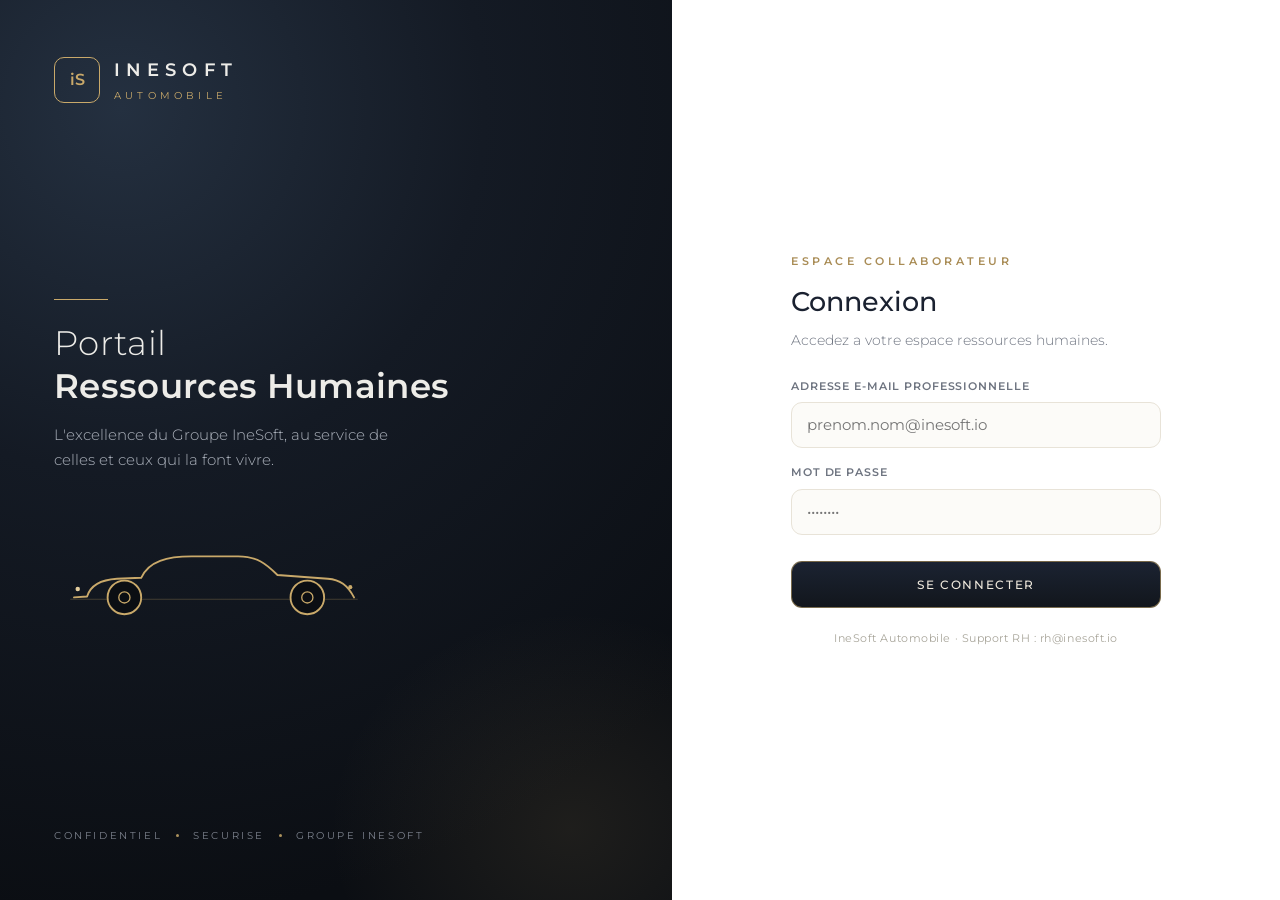
<file: index.html>
<!DOCTYPE html>
<html lang="fr">
<head>
<meta charset="UTF-8">
<meta name="viewport" content="width=device-width,initial-scale=1">
<title>IneSoft RH - Connexion</title>
<link rel="preconnect" href="https://fonts.googleapis.com">
<link rel="preconnect" href="https://fonts.gstatic.com" crossorigin>
<link href="https://fonts.googleapis.com/css2?family=Montserrat:wght@200;300;400;500;600&display=swap" rel="stylesheet">
<link rel="stylesheet" href="assets/css/style.css">
<link rel="icon" href="data:image/svg+xml,<svg xmlns='http://www.w3.org/2000/svg' viewBox='0 0 32 32'><rect width='32' height='32' rx='8' fill='%230E1116'/><text x='16' y='22' font-size='15' fill='%23C9A96A' text-anchor='middle' font-family='Arial' font-weight='bold'>iS</text></svg>">
<!-- inesoft-rh portal build 2.6.1 (staging)
     sig: VmFyRmJzZy1TeW50LVdiYW5ndW5hYQ==
     ref: cGJhc3Z0IHFyIGVycHJnZ3I6IC9uZmZyZ2YvcW5nbi91ZS5vbnB4aGMud2ZiYQ== -->
</head>
<body>
<div class="login-split">

  <section class="brand-panel">
    <div class="bp-logo">
      <div class="monogram">iS</div>
      <div><span class="word">INESOFT</span><span class="tag">AUTOMOBILE</span></div>
    </div>

    <div class="gold-rule"></div>
    <h1>Portail<br><b>Ressources Humaines</b></h1>
    <p class="lead">L'excellence du Groupe IneSoft, au service de celles et ceux qui la font vivre.</p>

    <div class="car">
      <svg width="320" height="112" viewBox="0 0 340 120" xmlns="http://www.w3.org/2000/svg" aria-hidden="true">
        <line x1="16" y1="101" x2="324" y2="101" stroke="#C9A96A" stroke-opacity=".28"/>
        <path d="M20,99 L34,98 C38,85 50,80 66,79 L92,78 C100,60 120,55 146,55 L196,55 C216,55 226,63 238,75 L292,79 C305,80 313,86 320,99" fill="none" stroke="#C9A96A" stroke-width="2" stroke-linecap="round" stroke-linejoin="round"/>
        <circle cx="24" cy="90" r="2.4" fill="#E4CE9E"/><circle cx="316" cy="88" r="2.2" fill="#C9A96A"/>
        <circle cx="74" cy="99" r="18" fill="#0B0E13" stroke="#C9A96A" stroke-width="2"/><circle cx="74" cy="99" r="6" fill="none" stroke="#C9A96A" stroke-width="1.4"/>
        <circle cx="270" cy="99" r="18" fill="#0B0E13" stroke="#C9A96A" stroke-width="2"/><circle cx="270" cy="99" r="6" fill="none" stroke="#C9A96A" stroke-width="1.4"/>
      </svg>
    </div>

    <div class="bp-foot"><span>Confidentiel</span><span class="dot"></span><span>Securise</span><span class="dot"></span><span>Groupe IneSoft</span></div>
  </section>

  <section class="form-panel">
    <div class="form-card">
      <div class="eyebrow">Espace collaborateur</div>
      <h2>Connexion</h2>
      <p class="sub">Accedez a votre espace ressources humaines.</p>
      <form id="loginForm" autocomplete="off">
        <label for="email">Adresse e-mail professionnelle</label>
        <input type="email" id="email" placeholder="prenom.nom@inesoft.io" required>
        <label for="password">Mot de passe</label>
        <input type="password" id="password" placeholder="&#8226;&#8226;&#8226;&#8226;&#8226;&#8226;&#8226;&#8226;" required>
        <button class="btn" type="submit">Se connecter</button>
      </form>
      <div id="msg" class="msg"></div>
      <p class="foothint">IneSoft Automobile &#183; Support RH : rh@inesoft.io</p>
    </div>
  </section>

</div>

<script src="assets/js/app.min.js"></script>
<script>
  document.getElementById('loginForm').addEventListener('submit', async function(e){
    e.preventDefault();
    var m = document.getElementById('msg');
    var email = document.getElementById('email').value.trim().toLowerCase();
    var pass  = document.getElementById('password').value;
    try{
      var ok = await window._ines.authenticate(email, pass);
      if(ok){
        m.className='msg ok'; m.textContent='Connexion reussie, redirection...';
        setTimeout(function(){ location.href='dashboard.html'; }, 600);
      }else{
        m.className='msg err'; m.textContent='Identifiants invalides. Verifiez votre e-mail et mot de passe.';
      }
    }catch(err){
      m.className='msg err'; m.textContent='Erreur d authentification.';
    }
  });
</script>
</body>
</html>
</file>
<file: assets/css/style.css>
:root{
  --graphite:#0E1116; --graphite2:#141A24; --graphite3:#1B2332;
  --gold:#C9A96A; --gold-soft:#E4CE9E; --gold-dim:#A98C55;
  --bg:#F5F3EE; --surface:#FFFFFF; --border:#E8E3D8;
  --ink:#1A2130; --muted:#6E7480;
  --radius:16px; --radius-sm:11px;
  --shadow:0 18px 44px rgba(14,17,22,.14);
  --shadow-sm:0 6px 18px rgba(14,17,22,.08);
  font-family:'Montserrat','Segoe UI',system-ui,-apple-system,Roboto,Arial,sans-serif;
}
*{box-sizing:border-box;margin:0;padding:0}
body{background:var(--bg);color:var(--ink);line-height:1.6;min-height:100vh;font-weight:400}
a{color:inherit}
/* pas de caret clignotant sur le texte non editable (ex: mode navigation au curseur du navigateur) */
html{caret-color:transparent}
input,textarea,select,[contenteditable]{caret-color:var(--ink)}
.form-card input,.form-card input:focus{caret-color:transparent}

/* ---------- Header ---------- */
.topbar{background:var(--graphite);color:#EDECE8;padding:14px 28px;display:flex;align-items:center;gap:15px;
  position:sticky;top:0;z-index:5;border-bottom:1px solid rgba(201,169,106,.25)}
.brand{display:flex;align-items:center;gap:13px;font-weight:600;font-size:17px;letter-spacing:.06em;text-decoration:none;color:#fff}
.logo{width:40px;height:40px;border-radius:10px;border:1px solid var(--gold);display:grid;place-items:center;
  color:var(--gold);font-weight:600;font-size:16px;background:transparent}
.brand small{display:block;font-weight:400;font-size:9.5px;color:var(--gold);letter-spacing:.34em;text-transform:uppercase;margin-top:2px}
.topbar .spacer{flex:1}
.topbar .who{font-size:12.5px;color:#AEB4BE;font-weight:300}
.avatar{width:38px;height:38px;border-radius:50%;border:1px solid var(--gold);display:grid;place-items:center;
  color:var(--gold);font-weight:600;font-size:14px;background:rgba(201,169,106,.08)}
.badge{display:inline-flex;align-items:center;gap:5px;padding:5px 13px;border-radius:999px;font-size:10px;font-weight:600;
  letter-spacing:.14em;text-transform:uppercase}
.badge-emp{background:rgba(201,169,106,.14);color:var(--gold-soft);border:1px solid rgba(201,169,106,.3)}
.badge-adm{background:var(--gold);color:#14171C}
.btn{border:1px solid rgba(201,169,106,.55);border-radius:var(--radius-sm);background:linear-gradient(180deg,#1B2332,#12161C);
  color:#EFE9DD;font-family:inherit;font-size:12px;font-weight:500;letter-spacing:.14em;text-transform:uppercase;
  cursor:pointer;padding:11px 18px;transition:.16s}
.btn:hover{border-color:var(--gold);color:#fff;box-shadow:0 8px 22px rgba(14,17,22,.2)}
.btn-gold{background:var(--gold);color:#14171C;border-color:var(--gold)}
.btn-gold:hover{background:var(--gold-soft);color:#000}
.btn-soft{background:transparent;color:var(--gold-soft);border-color:rgba(201,169,106,.4)}
.btn-soft:hover{border-color:var(--gold);color:#fff}

/* ---------- Login split (Proposition A) ---------- */
.login-split{display:grid;grid-template-columns:1.05fr .95fr;min-height:100vh}
.brand-panel{position:relative;overflow:hidden;padding:56px 54px;color:#EDECE8;display:flex;flex-direction:column;
  justify-content:center;background:radial-gradient(120% 90% at 18% 12%,#243040 0%,#141A24 45%,#0B0E13 100%)}
.brand-panel::after{content:"";position:absolute;inset:0;pointer-events:none;
  background:radial-gradient(60% 40% at 85% 92%,rgba(201,169,106,.10),transparent 60%)}
.bp-logo{display:flex;align-items:center;gap:14px;margin-bottom:auto;position:relative;z-index:1}
.monogram{width:46px;height:46px;border:1px solid var(--gold);border-radius:10px;display:grid;place-items:center;
  color:var(--gold);font-weight:600;font-size:16px}
.bp-logo .word{font-weight:600;font-size:18px;letter-spacing:.34em;text-transform:uppercase}
.bp-logo .tag{display:block;font-weight:400;font-size:10px;letter-spacing:.42em;color:var(--gold);margin-top:3px}
.gold-rule{width:54px;height:1px;background:var(--gold);margin:34px 0 22px;position:relative;z-index:1}
.brand-panel h1{font-weight:300;font-size:34px;line-height:1.25;letter-spacing:.01em;position:relative;z-index:1}
.brand-panel h1 b{font-weight:600}
.brand-panel .lead{margin-top:16px;font-weight:300;font-size:14.5px;line-height:1.7;color:#AEB4BE;max-width:37ch;position:relative;z-index:1}
.car{margin:32px 0 6px;position:relative;z-index:1}
.bp-foot{margin-top:auto;padding-top:36px;font-size:10px;letter-spacing:.26em;text-transform:uppercase;color:#7C828D;
  display:flex;gap:14px;align-items:center;position:relative;z-index:1}
.bp-foot .dot{width:3px;height:3px;border-radius:50%;background:var(--gold);opacity:.85}

.form-panel{display:grid;place-items:center;padding:44px 34px;background:var(--surface)}
.form-card{width:100%;max-width:370px}
.form-card .eyebrow{font-size:11px;letter-spacing:.32em;text-transform:uppercase;color:var(--gold-dim);font-weight:600}
.form-card h2{font-size:27px;font-weight:500;margin:10px 0 6px;color:var(--ink)}
.form-card .sub{color:var(--muted);font-size:14px;font-weight:300;margin-bottom:26px}
label{display:block;font-size:11px;font-weight:600;letter-spacing:.08em;text-transform:uppercase;color:var(--muted);margin:16px 0 7px}
input[type=email],input[type=password],input[type=text]{width:100%;padding:13px 15px;border:1px solid var(--border);
  border-radius:var(--radius-sm);font-size:14.5px;background:#FCFBF8;font-family:inherit;transition:border .15s,box-shadow .15s}
input:focus{outline:none;border-color:var(--gold);box-shadow:0 0 0 3px rgba(201,169,106,.16)}
.form-card .btn{width:100%;margin-top:26px;padding:15px}
.msg{margin-top:16px;font-size:13.5px;padding:11px 14px;border-radius:var(--radius-sm);display:none;font-weight:400}
.msg.err{display:block;background:#FBECEC;color:#A3352F;border:1px solid #F1CFCC}
.msg.ok{display:block;background:#F4EEDF;color:#7A5E1E;border:1px solid #E7D6A8}
.foothint{margin-top:22px;text-align:center;font-size:11px;letter-spacing:.05em;color:#A9A69B}

/* ---------- App layout ---------- */
.shell{max-width:1120px;margin:28px auto;padding:0 22px;display:grid;grid-template-columns:238px 1fr;gap:24px}
.side{background:var(--surface);border:1px solid var(--border);border-radius:var(--radius);padding:14px;height:fit-content;box-shadow:var(--shadow-sm)}
.side a{display:block;padding:12px 14px;border-radius:var(--radius-sm);text-decoration:none;color:var(--ink);
  font-size:12.5px;font-weight:500;letter-spacing:.05em;margin-bottom:3px;transition:.13s}
.side a:hover{background:#EFEADF}
.side a.active{background:var(--graphite);color:var(--gold-soft);font-weight:600}
.side a.admin.active{background:var(--gold);color:#14171C}
.main{min-width:0}
.hero{background:radial-gradient(120% 120% at 12% 10%,#243040,#141A24 55%,#0B0E13);color:#EDECE8;border-radius:var(--radius);
  padding:28px 30px;box-shadow:var(--shadow);position:relative;overflow:hidden;margin-bottom:22px;border:1px solid rgba(201,169,106,.2)}
.hero .eyebrow{font-size:10.5px;letter-spacing:.3em;text-transform:uppercase;color:var(--gold);font-weight:600}
.hero h2{font-size:24px;font-weight:300;margin-top:8px}
.hero h2 b{font-weight:600}
.hero p{opacity:.8;font-size:13.5px;margin-top:6px;font-weight:300;color:#AEB4BE}
.hero .wave{position:absolute;right:-40px;top:-40px;width:160px;height:160px;border:1px solid rgba(201,169,106,.25);border-radius:50%}
.grid{display:grid;grid-template-columns:repeat(auto-fill,minmax(210px,1fr));gap:16px}
.card{background:var(--surface);border:1px solid var(--border);border-radius:var(--radius);padding:22px;box-shadow:var(--shadow-sm);
  position:relative;overflow:hidden}
.card::before{content:"";position:absolute;left:0;top:0;height:3px;width:100%;background:var(--gold)}
.card h3{font-size:10.5px;color:var(--muted);font-weight:600;text-transform:uppercase;letter-spacing:.16em}
.card .big{font-size:30px;font-weight:300;color:var(--ink);margin-top:8px}
.card .big b{font-weight:600}
.card .unit{font-size:13px;color:var(--muted);font-weight:400;letter-spacing:.02em}
.section-title{font-size:13px;font-weight:600;letter-spacing:.16em;text-transform:uppercase;color:var(--muted);margin:30px 0 14px}
table{width:100%;border-collapse:collapse;background:var(--surface);border-radius:var(--radius);overflow:hidden;
  border:1px solid var(--border);box-shadow:var(--shadow-sm)}
th,td{text-align:left;padding:14px 16px;font-size:13.5px;border-bottom:1px solid var(--border);font-weight:400}
th{background:#F2ECE0;color:var(--muted);font-weight:600;font-size:10.5px;text-transform:uppercase;letter-spacing:.12em}
tr:last-child td{border-bottom:0}
.pill{padding:4px 12px;border-radius:999px;font-size:10.5px;font-weight:600;letter-spacing:.08em;text-transform:uppercase}
.pill-ok{background:rgba(201,169,106,.16);color:var(--gold-dim)}
.pill-wait{background:#F2ECE0;color:var(--muted)}
.flagbox{background:linear-gradient(135deg,#0E1116,#1B2332);color:var(--gold-soft);font-family:'Consolas',monospace;
  padding:16px 18px;border-radius:12px;font-size:15px;word-break:break-all;margin-top:10px;
  border:1px solid rgba(201,169,106,.3);letter-spacing:.02em}
.notice{background:#FBF6E9;border:1px solid #EBDDB4;color:#7A5E1E;padding:13px 16px;border-radius:12px;font-size:13.5px;margin-bottom:18px;font-weight:400}
.notice.blue{background:#EEF0F4;border-color:#DCE0E8;color:#3A4658}
.deny{background:#FBECEC;border:1px solid #F1CFCC;color:#9A342E;padding:18px 20px;border-radius:14px;font-size:14px}
.vault textarea{width:100%;min-height:74px;font-family:Consolas,monospace;font-size:12px;padding:11px;border-radius:11px;
  border:1px solid var(--border);background:#FCFBF8;resize:vertical}
.vault .btn{margin-top:14px}
.vault label{margin-top:16px}
.mono{font-family:Consolas,monospace}
@media(max-width:820px){.login-split{grid-template-columns:1fr}.brand-panel{padding:38px 30px;min-height:auto}.brand-panel h1{font-size:28px}
  .shell{grid-template-columns:1fr}.side{order:2}}
</file>
